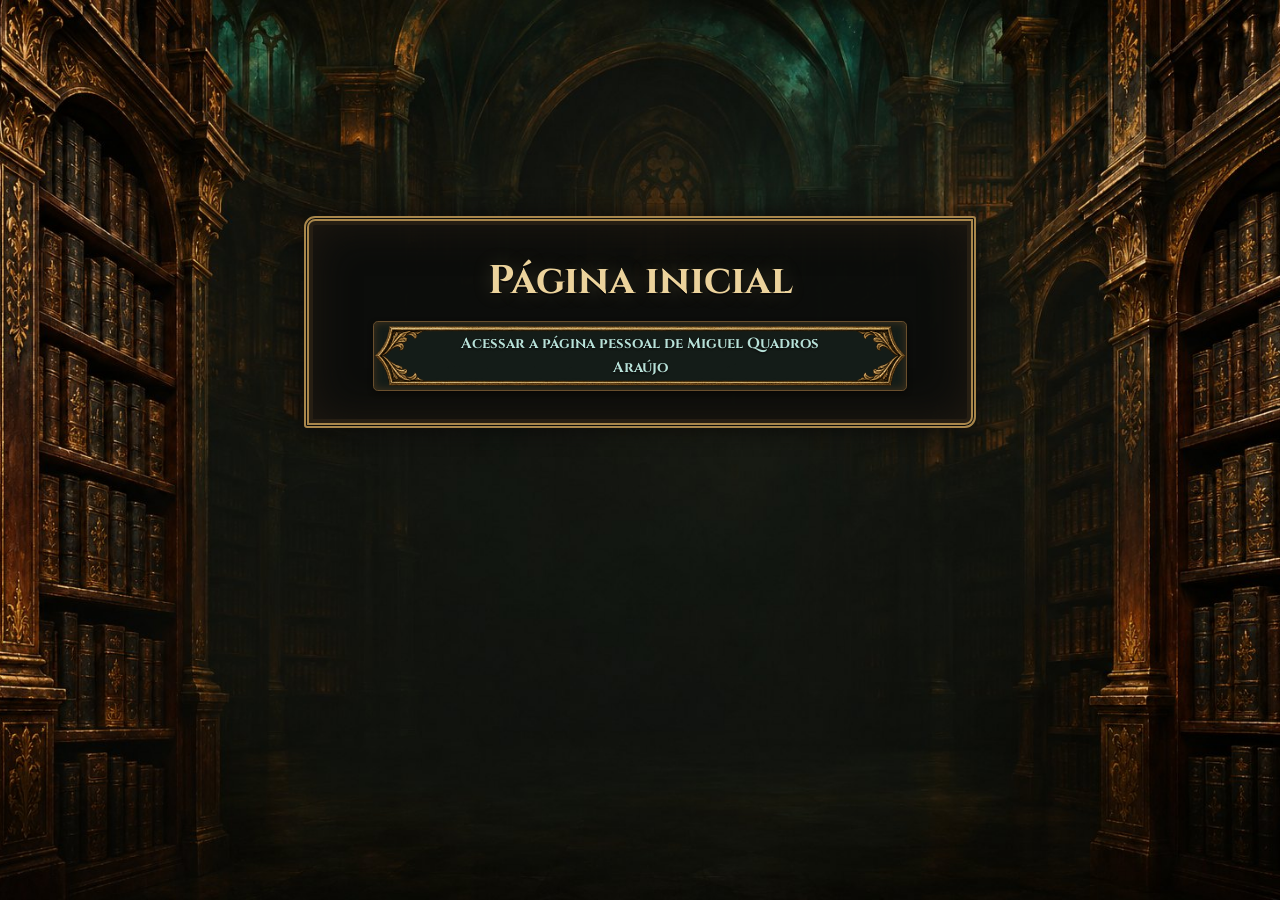
<file: index.html>
<!DOCTYPE html>
<html lang="pt-BR">
<head>
    <meta charset="UTF-8">
    <meta name="viewport" content="width=device-width, initial-scale=1.0">
    <title>Página inicial</title>
    <link href="https://fonts.googleapis.com/css2?family=Cinzel:wght@600;700&amp;family=Work+Sans:wght@400;600&amp;display=swap" rel="stylesheet">
    <link rel="stylesheet" href="PaginaMiguel/aluno-Miguelq.css">
</head>
<body class="home-page">
    <main>
        <h1>Página inicial</h1>
        <a href="PaginaMiguel/aluno-MigueelQ.html">Acessar a página pessoal de Miguel Quadros Araújo</a>
    </main>
</body>
</html>
</file>
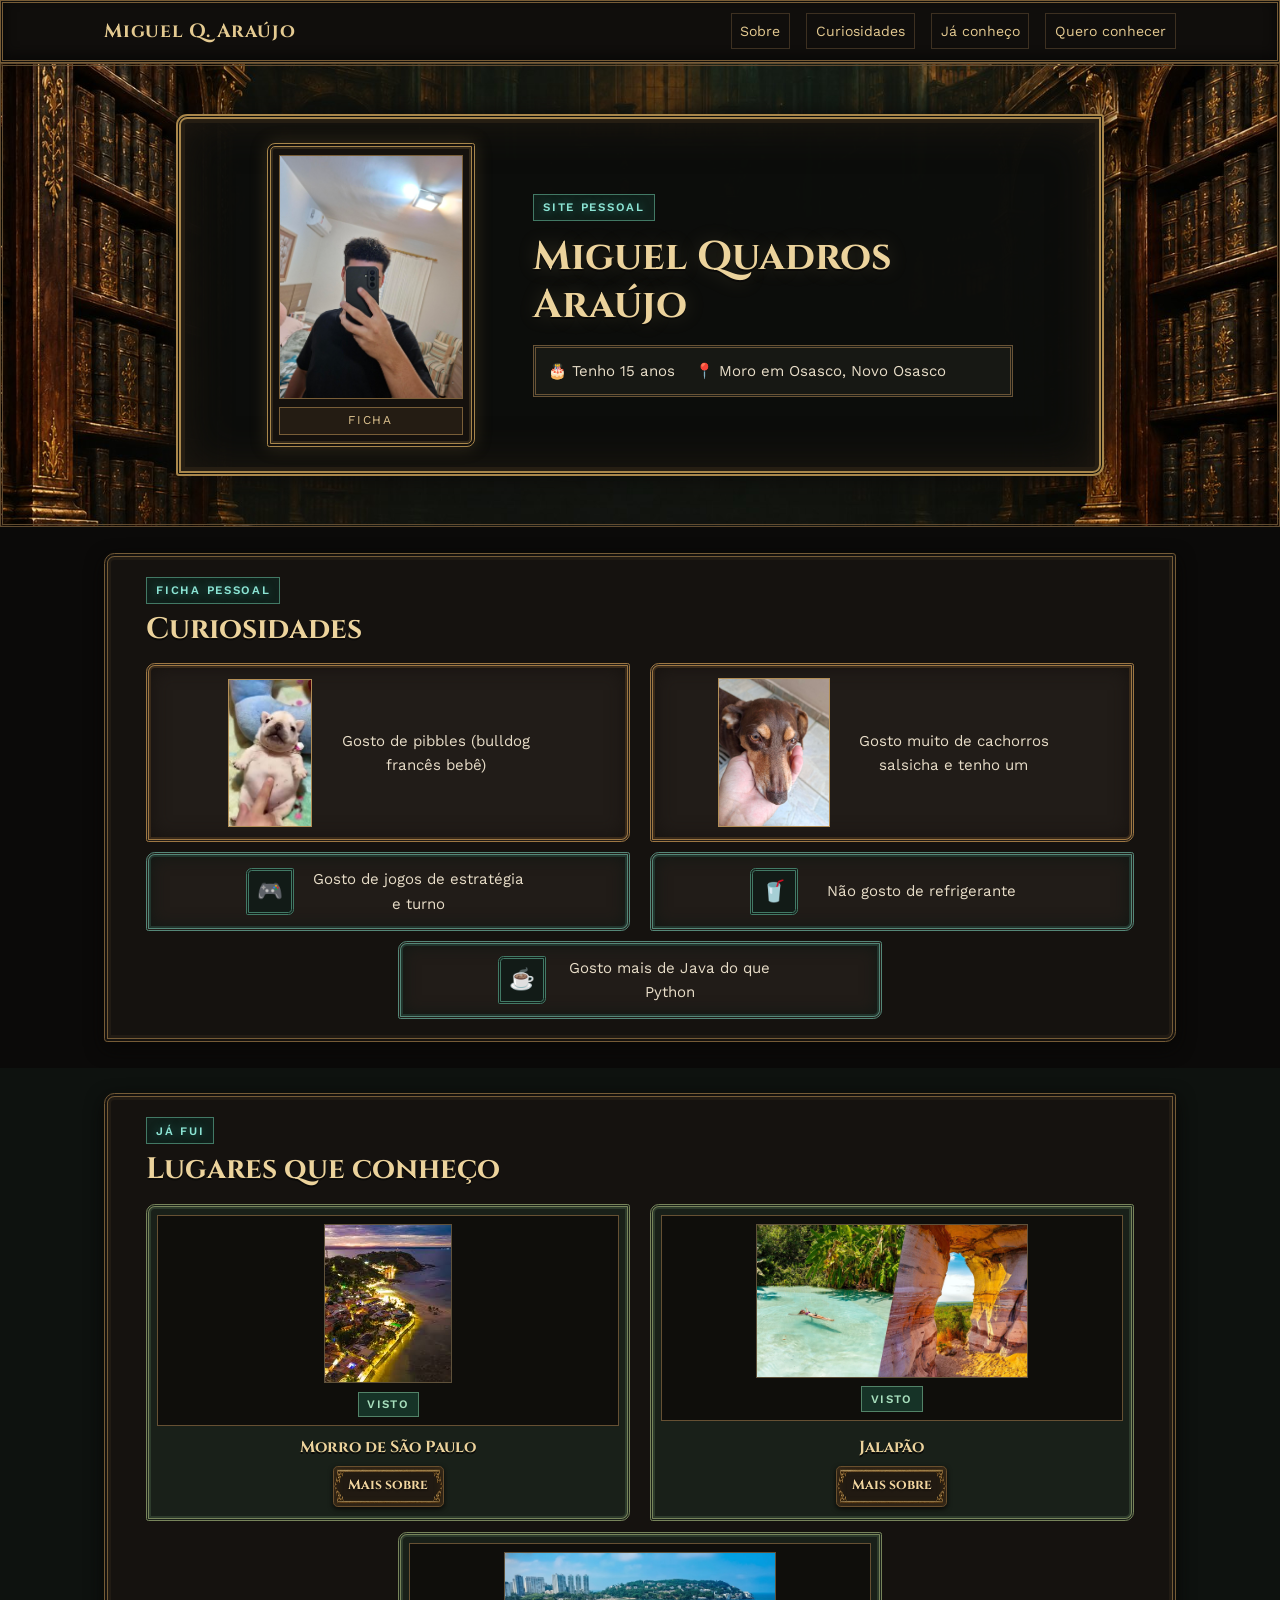
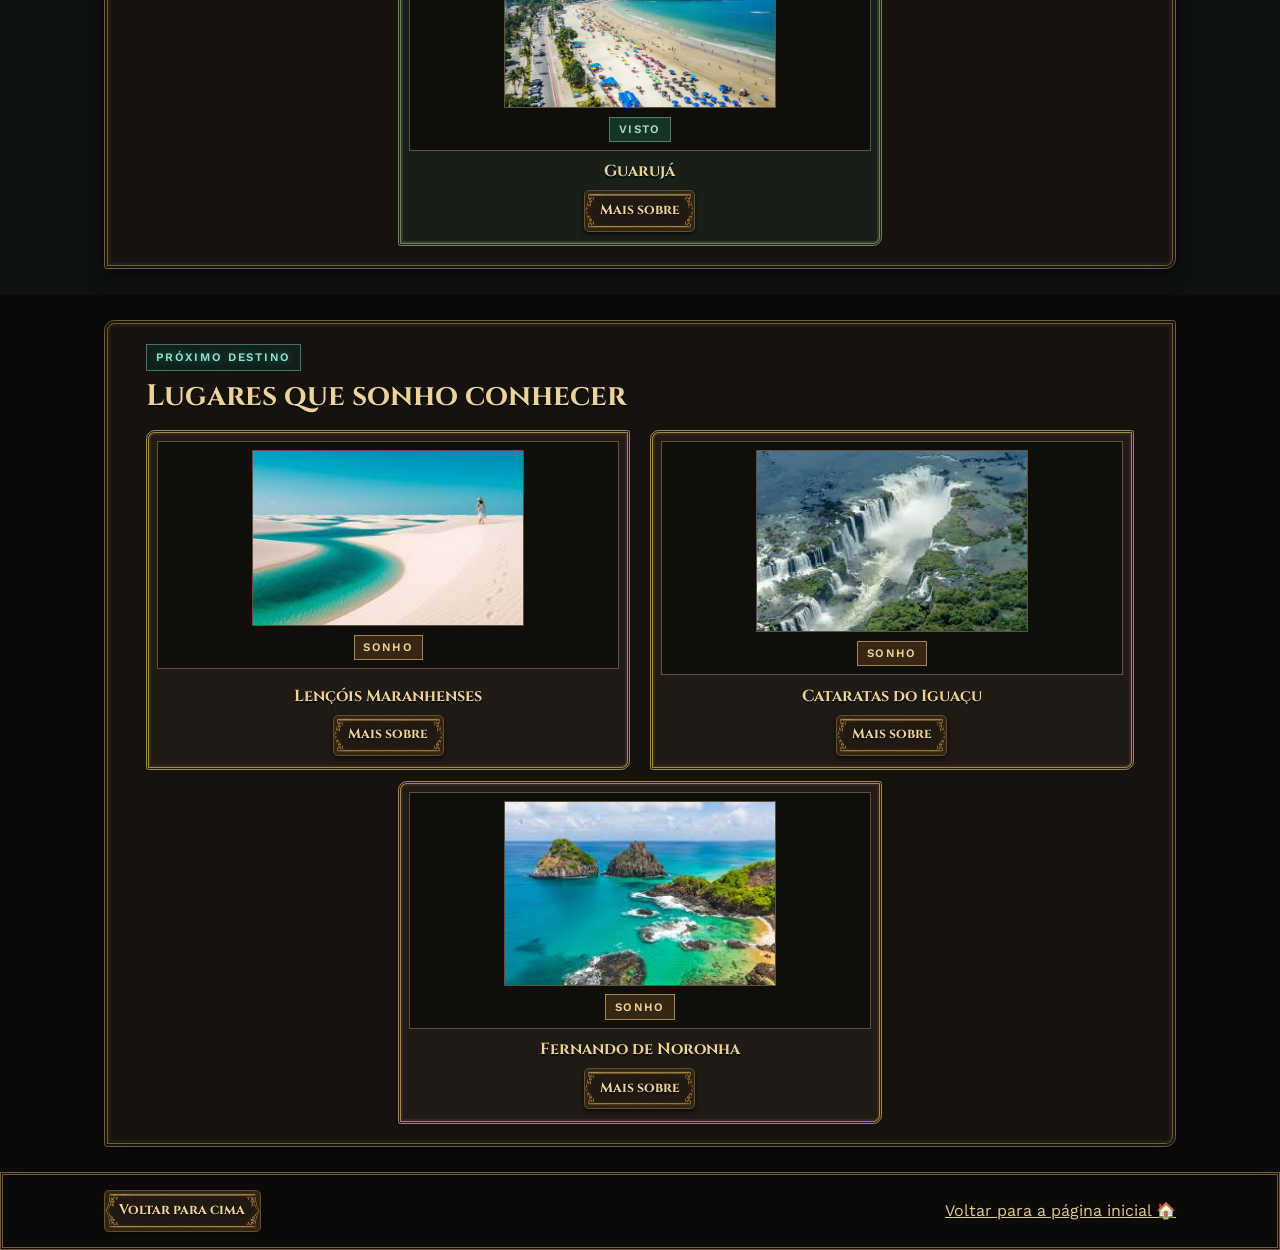
<file: PaginaMiguel/aluno-MigueelQ.html>
<!DOCTYPE html>
<html lang="pt-BR">
<head>
<meta charset="UTF-8">
<meta name="viewport" content="width=device-width, initial-scale=1.0">
<title>Miguel Quadros Araújo</title>
<meta name="description" content="Site pessoal de Miguel Quadros Araújo: curiosidades, lugares que já conheço e lugares que sonho conhecer.">
<link rel="preconnect" href="https://fonts.googleapis.com">
<link rel="preconnect" href="https://fonts.gstatic.com" crossorigin>
<link href="https://fonts.googleapis.com/css2?family=Cinzel:wght@600;700&amp;family=Work+Sans:wght@400;600&amp;display=swap" rel="stylesheet">
<link rel="stylesheet" href="aluno-Miguelq.css">
</head>
<body id="topo">

<header class="navbar">
    <div class="container navbar__inner">
        <a href="#topo" class="navbar__logo">Miguel Q. Araújo</a>
        <nav aria-label="Navegação principal">
            <ul class="navbar__links">
                <li><a href="#sobre">Sobre</a></li>
                <li><a href="#curiosidades">Curiosidades</a></li>
                <li><a href="#conhecidos">Já conheço</a></li>
                <li><a href="#sonhos">Quero conhecer</a></li>
            </ul>
        </nav>
    </div>
</header>

<main>
    <section class="hero" id="sobre">
        <svg class="hero__path" viewBox="0 0 600 200" preserveAspectRatio="none" aria-hidden="true">
            <path d="M0,150 C150,40 300,220 600,60" />
            <circle cx="40" cy="128" r="3"></circle>
            <circle cx="320" cy="150" r="3"></circle>
            <circle cx="560" cy="75" r="3"></circle>
        </svg>
        <div class="container hero__inner">
            <div class="hero__photo-wrap">
                <img src="shared%20image.jpg" alt="Miguel" class="hero__photo" loading="eager">
                <span class="hero__photo-tag">Ficha</span>
            </div>
            <div class="hero__text">
                <span class="hero__kicker">Site pessoal</span>
                <h1>Miguel Quadros Araújo</h1>
                <div class="hero__meta">
                    <span>🎂 Tenho 15 anos</span>
                    <span>📍 Moro em Osasco, Novo Osasco</span>
                </div>
            </div>
        </div>
    </section>

    <section class="section" id="curiosidades">
        <div class="container">
            <span class="section__eyebrow">Ficha pessoal</span>
            <h2 class="section__title">Curiosidades</h2>
            <ul class="curiosities">
                <li class="curiosity-card">
                    <img src="Pibble%20Dog%20Meme%20Origin.png" alt="Pibble branco" class="curiosity-card__img" loading="lazy">
                    <p>Gosto de pibbles (bulldog francês bebê)</p>
                </li>
                <li class="curiosity-card">
                    <img src="Laila.jpg" alt="Cachorro salsicha marrom" class="curiosity-card__img" loading="lazy">
                    <p>Gosto muito de cachorros salsicha e tenho um</p>
                </li>
                <li class="curiosity-card curiosity-card--chip">
                    <span class="curiosity-card__icon" aria-hidden="true">🎮</span>
                    <p>Gosto de jogos de estratégia e turno</p>
                </li>
                <li class="curiosity-card curiosity-card--chip">
                    <span class="curiosity-card__icon" aria-hidden="true">🥤</span>
                    <p>Não gosto de refrigerante</p>
                </li>
                <li class="curiosity-card curiosity-card--chip">
                    <span class="curiosity-card__icon" aria-hidden="true">☕</span>
                    <p>Gosto mais de Java do que Python</p>
                </li>
            </ul>
        </div>
    </section>

    <section class="section section--alt" id="conhecidos">
        <div class="container">
            <span class="section__eyebrow">Já fui</span>
            <h2 class="section__title">Lugares que conheço</h2>
            <ul class="places-grid">
                <li class="place-card">
                    <div class="place-card__img-wrap">
                        <img src="Morro.png" alt="Morro de São Paulo à noite" class="place-card__img" loading="lazy">
                        <span class="place-card__stamp place-card__stamp--visited">Visto</span>
                    </div>
                    <div class="place-card__body">
                        <h3>Morro de São Paulo</h3>
                        <a href="https://morrodesaopaulo.com.br" target="_blank" rel="noopener noreferrer" class="btn">Mais sobre</a>
                    </div>
                </li>
                <li class="place-card">
                    <div class="place-card__img-wrap">
                        <img src="Jalapao.png" alt="Jalapão, dunas e fervedouro" class="place-card__img" loading="lazy">
                        <span class="place-card__stamp place-card__stamp--visited">Visto</span>
                    </div>
                    <div class="place-card__body">
                        <h3>Jalapão</h3>
                        <a href="https://korubo.com.br/jalapao/" target="_blank" rel="noopener noreferrer" class="btn">Mais sobre</a>
                    </div>
                </li>
                <li class="place-card">
                    <div class="place-card__img-wrap">
                        <img src="Guaruja.png" alt="Praia da enseada no Guarujá" class="place-card__img" loading="lazy">
                        <span class="place-card__stamp place-card__stamp--visited">Visto</span>
                    </div>
                    <div class="place-card__body">
                        <h3>Guarujá</h3>
                        <a href="https://guia.melhoresdestinos.com.br/guaruja.html" target="_blank" rel="noopener noreferrer" class="btn">Mais sobre</a>
                    </div>
                </li>
            </ul>
        </div>
    </section>

    <section class="section" id="sonhos">
        <div class="container">
            <span class="section__eyebrow">Próximo destino</span>
            <h2 class="section__title">Lugares que sonho conhecer</h2>
            <ul class="places-grid">
                <li class="place-card">
                    <div class="place-card__img-wrap">
                        <img src="Lencois.jpg" alt="Lençóis Maranhenses" class="place-card__img" loading="lazy">
                        <span class="place-card__stamp place-card__stamp--dream">Sonho</span>
                    </div>
                    <div class="place-card__body">
                        <h3>Lençóis Maranhenses</h3>
                        <a href="https://guia.melhoresdestinos.com.br/lencois-maranhenses.html" target="_blank" rel="noopener noreferrer" class="btn">Mais sobre</a>
                    </div>
                </li>
                <li class="place-card">
                    <div class="place-card__img-wrap">
                        <img src="Cataratas.jpg" alt="Cataratas do Iguaçu" class="place-card__img" loading="lazy">
                        <span class="place-card__stamp place-card__stamp--dream">Sonho</span>
                    </div>
                    <div class="place-card__body">
                        <h3>Cataratas do Iguaçu</h3>
                        <a href="https://guia.melhoresdestinos.com.br/cataratas-do-iguacu.html" target="_blank" rel="noopener noreferrer" class="btn">Mais sobre</a>
                    </div>
                </li>
                <li class="place-card">
                    <div class="place-card__img-wrap">
                        <img src="Noronha.jpg" alt="Fernando de Noronha" class="place-card__img" loading="lazy">
                        <span class="place-card__stamp place-card__stamp--dream">Sonho</span>
                    </div>
                    <div class="place-card__body">
                        <h3>Fernando de Noronha</h3>
                        <a href="https://guia.melhoresdestinos.com.br/fernando-de-noronha.html" target="_blank" rel="noopener noreferrer" class="btn">Mais sobre</a>
                    </div>
                </li>
            </ul>
        </div>
    </section>
</main>

<footer class="footer">
    <div class="container">
        <a href="#topo" class="btn btn--ghost">Voltar para cima</a>
        <a href="../index.html">Voltar para a página inicial 🏠</a>
    </div>
</footer>

</body>
</html>
</file>
<file: PaginaMiguel/aluno-Miguelq.css>
/* Estilos gerais */
* {
    box-sizing: border-box;
}

body {
    margin: 0;
    background-color: #0b0a09;
    color: #e8ddc8;
    font-family: "Work Sans", "Segoe UI", sans-serif;
    line-height: 1.6;
}

h1, h2, h3, .navbar__logo, .btn, .home-page a {
    font-family: "Cinzel", Georgia, serif;
}

h1, h2, h3, p {
    margin: 0;
}

h1, h2, h3 {
    color: #ecd39c;
    line-height: 1.2;
    text-shadow: 0 2px 0 #0b0a09;
}

a {
    color: #e4ca91;
}

a:hover, a:focus {
    color: #8ce4d4;
}

a:active {
    color: #fff2ce;
}

.container {
    width: 94%;
    max-width: 67rem;
    margin: 0 auto;
}

/* Cabeçalho */
.navbar {
    background-color: #100e0c;
    border: 3px double #775c36;
    box-shadow: inset 0 -5px 12px #090807;
}

.navbar__inner, .navbar__links {
    display: flex;
    flex-wrap: wrap;
    align-items: center;
    gap: 0.35rem 1rem;
}

.navbar__inner {
    justify-content: space-between;
    padding: 0.65rem 0;
}

.navbar__logo {
    font-size: 1.2rem;
    font-weight: 700;
    letter-spacing: 0.04em;
    text-decoration: none;
}

.navbar__links {
    margin: 0;
    padding: 0;
}

.navbar__links li {
    display: flex;
}

.navbar__links a {
    padding: 0.36rem 0.55rem;
    border: 1px solid #3d3021;
    font-size: 0.88rem;
    text-decoration: none;
}

.navbar__links a:hover, .navbar__links a:focus {
    background-color: #152721;
    border: 1px solid #4a917e;
}

.navbar__links a:active {
    background-color: #275144;
}

/* Apresentação pessoal */
.hero, .home-page {
    background-color: #171411;
    background-image: url("biblioteca.jpg");
    background-size: cover;
    background-position: center;
}

.hero {
    padding: 3rem 0;
    border: 3px double #604b30;
}

.hero__path {
    display: none;
}

.hero__inner, .home-page main {
    background-color: rgba(12, 13, 11, 0.95);
    border: 5px double #a8864b;
    border-radius: 0.7rem 0.2rem;
    box-shadow: inset 0 0 0 4px #261e13, inset 0 0 46px #211a12, 0 0 25px #0b0a09;
}

.hero__inner {
    display: flex;
    flex-wrap: wrap;
    justify-content: space-evenly;
    align-items: center;
    gap: 1.5rem;
    max-width: 58rem;
    padding: 1.5rem 4%;
}

.hero__photo-wrap {
    width: 13rem;
    max-width: 100%;
    padding: 0.5rem;
    background-color: #15110d;
    border: 4px double #a8864b;
    border-radius: 0.5rem 0.15rem;
    box-shadow: inset 0 0 0 2px #30271a, 0 0 17px rgba(168, 134, 75, 0.25);
    text-align: center;
}

.hero__photo {
    display: block;
    width: 100%;
    height: auto;
    border: 1px solid #795e38;
}

.hero__photo-tag {
    display: block;
    margin: 0.45rem 0 0;
    padding: 0.24rem;
    background-color: #241c13;
    border: 1px solid #795e38;
    color: #e0c591;
    font-size: 0.75rem;
    letter-spacing: 0.14em;
    text-transform: uppercase;
}

.hero__text {
    width: 30rem;
    max-width: 100%;
}

.hero__kicker, .section__eyebrow {
    display: inline-block;
    padding: 0.2rem 0.55rem;
    background-color: #10201b;
    border: 1px solid #427965;
    color: #8ce4d4;
    font-size: 0.72rem;
    font-weight: 600;
    letter-spacing: 0.15em;
    text-shadow: 0 0 8px rgba(57, 185, 166, 0.5);
    text-transform: uppercase;
}

.hero h1, .home-page h1 {
    margin: 0.75rem 0 1rem;
    font-size: 2.5rem;
    text-shadow: 0 2px 0 #0b0a09, 0 0 20px rgba(216, 189, 130, 0.22);
}

.hero__meta {
    display: flex;
    flex-wrap: wrap;
    gap: 0.5rem 1.25rem;
    padding: 0.7rem 0.75rem;
    background-color: #171814;
    border: 3px double #695336;
    color: #e8ddc8;
    font-size: 0.94rem;
}

/* Seções do acervo */
.section {
    padding: 1.6rem 0;
}

.section--alt {
    background-color: #0e120f;
}

.section .container {
    padding: 1.2rem 3%;
    background-color: #15120f;
    border: 4px double #755b36;
    border-radius: 0.65rem 0.2rem;
    box-shadow: inset 0 0 0 3px #211b14, 0 6px 18px #080706;
}

.section__title {
    margin: 0.5rem 0 1rem;
    font-size: 1.85rem;
}

.curiosities, .places-grid {
    display: grid;
    grid-template-columns: 49% 49%;
    justify-content: space-between;
    gap: 0.65rem 0;
    margin: 0;
    padding: 0;
}

/* Em cada grade de duas colunas, a última carta fica centralizada. */
.curiosity-card:nth-child(5), .place-card:nth-child(3) {
    width: 100%;
    margin: 0 0 0 52%;
}

/* Curiosidades */
.curiosity-card {
    display: flex;
    flex-wrap: wrap;
    justify-content: center;
    align-items: center;
    gap: 0.75rem;
    padding: 0.75rem 0.4rem;
    background-color: #211c18;
    border: 3px double #9d7743;
    border-radius: 0.55rem 0.15rem;
    box-shadow: inset 0 0 0 2px #392a1a, inset 0 0 20px #15110e;
    text-align: center;
}

.curiosity-card:hover {
    background-color: #212821;
    border: 3px double #62ae9a;
    box-shadow: inset 0 0 16px #17201b, 0 0 12px rgba(57, 185, 166, 0.3);
}

.curiosity-card p {
    width: 14rem;
    max-width: 100%;
    font-size: 0.94rem;
}

.curiosity-card__img {
    display: block;
    width: 7rem;
    max-width: 100%;
    height: auto;
    border: 1px solid #b38e56;
}

.curiosity-card:first-child .curiosity-card__img {
    width: 5.25rem;
}

.curiosity-card--chip {
    border: 3px double #558778;
    box-shadow: inset 0 0 0 2px #22352d, inset 0 0 17px #0e1713;
}

.curiosity-card__icon {
    display: block;
    padding: 0.25rem 0.5rem;
    background-color: #121b17;
    border: 3px double #427965;
    border-radius: 0.35rem 0.1rem;
    font-size: 1.3rem;
}

/* Registros de viagem */
.place-card {
    display: flex;
    flex-direction: column;
    padding: 0.5rem;
    background-color: #211b15;
    border: 3px double #a8864b;
    border-radius: 0.55rem 0.15rem;
    box-shadow: inset 0 0 0 2px #34281a;
}

.place-card__img-wrap {
    display: flex;
    flex-direction: column;
    align-items: center;
    justify-content: space-between;
    gap: 0.55rem;
    padding: 0.5rem 0.2rem;
    background-color: #0f0e0b;
    border: 1px solid #665033;
}

.place-card__img {
    display: block;
    width: 100%;
    max-width: 17rem;
    height: auto;
    border: 1px solid #5f513a;
}

#conhecidos .place-card {
    background-color: #192019;
    border: 3px double #77845b;
    box-shadow: inset 0 0 0 2px #2d3b2c;
}

#conhecidos .place-card:first-child .place-card__img {
    max-width: 8rem;
}

.place-card__stamp {
    display: inline-block;
    padding: 0.16rem 0.55rem;
    font-size: 0.72rem;
    font-weight: 600;
    letter-spacing: 0.12em;
    text-align: center;
    text-transform: uppercase;
}

.place-card__stamp--visited {
    background-color: #163327;
    border: 1px solid #528368;
    color: #a7dfbd;
}

.place-card__stamp--dream {
    background-color: #362715;
    border: 1px solid #a8864b;
    color: #f0d198;
}

.place-card__body {
    display: flex;
    flex-direction: column;
    align-items: center;
    gap: 0.55rem;
    margin: auto 0 0;
    padding: 0.7rem 0 0.2rem;
    text-align: center;
}

.place-card__body h3 {
    font-size: 1rem;
}

/* Botões e estados */
.btn, .home-page a {
    display: inline-block;
    max-width: 100%;
    padding: 0.55rem 0.9rem;
    background-color: #211a12;
    background-image: url("moldura-bronze.png");
    background-size: 100% 260%;
    background-position: center;
    border: 1px solid #694f2d;
    border-radius: 0.3rem;
    box-shadow: inset 0 0 8px #46341c, 0 2px 5px #090806;
    color: #f1d59f;
    font-size: 0.85rem;
    font-weight: 700;
    text-align: center;
    text-decoration: none;
    text-shadow: 0 1px 2px #0b0a09;
}

.btn:hover, .btn:focus, .home-page a:hover, .home-page a:focus {
    background-color: #142921;
    border: 1px solid #71beab;
    box-shadow: inset 0 0 0 1px #284e43, 0 0 12px rgba(57, 185, 166, 0.35);
    color: #a7f0df;
}

.btn:active, .home-page a:active {
    background-color: #315e51;
    border: 1px solid #afe8d7;
    box-shadow: inset 0 2px 7px #14241f;
    color: #fff2ce;
}

/* Rodapé */
.footer {
    padding: 0.95rem 0;
    background-color: #0c0b09;
    border: 3px double #775c36;
}

.footer .container {
    display: flex;
    flex-wrap: wrap;
    justify-content: space-between;
    align-items: center;
    gap: 0.65rem;
}

/* Entrada do acervo (index.html) */
.home-page {
    height: 100vh;
    padding: 24vh 0 8vh;
    text-align: center;
}

.home-page main {
    width: 92%;
    max-width: 42rem;
    margin: 0 auto;
    padding: 1.5rem 5% 2rem;
}

.home-page a {
    padding: 0.65rem 12%;
    background-color: #141c18;
    color: #b7e1d8;
    font-size: 0.92rem;
}
</file>
